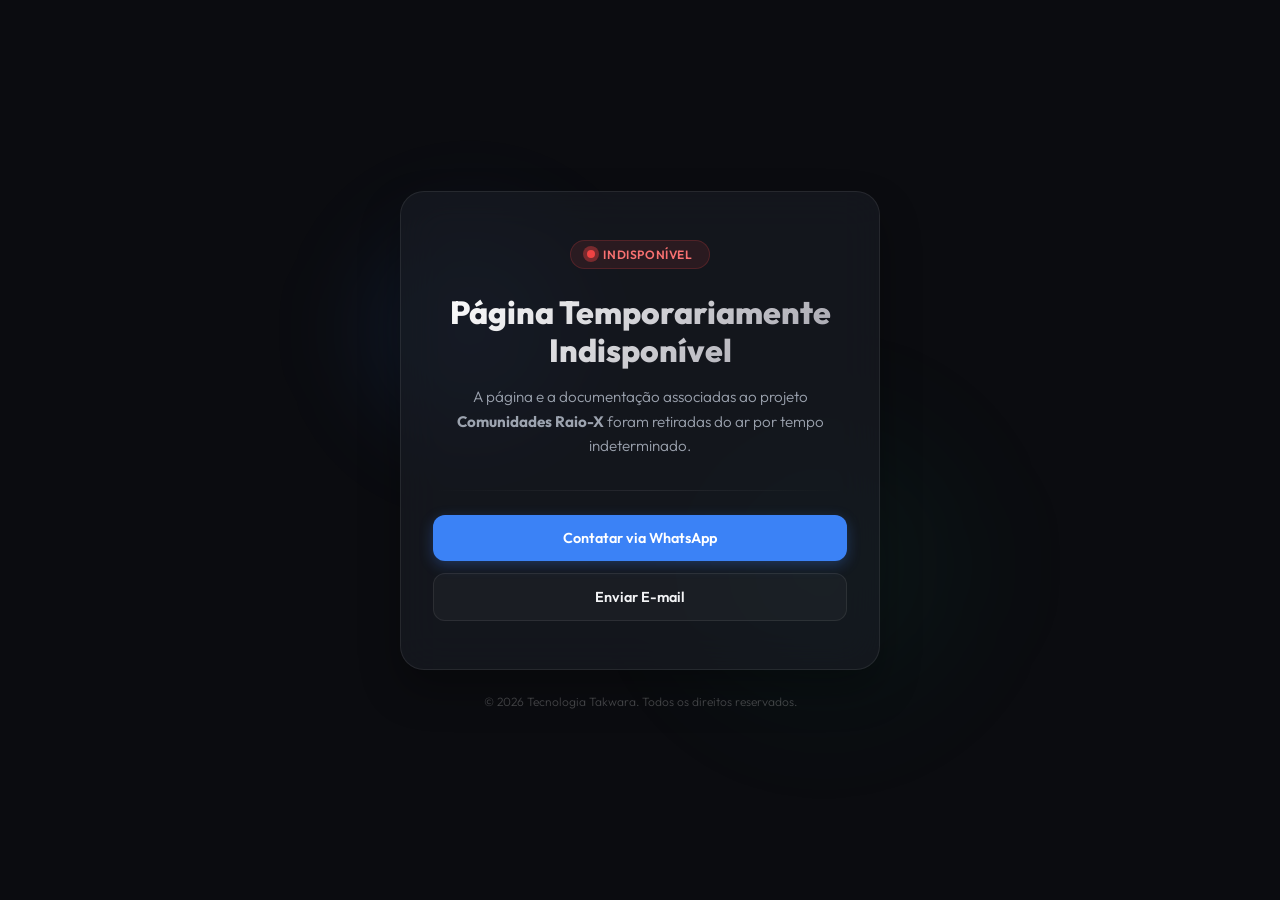
<file: landing/index.html>
<!DOCTYPE html>
<html lang="pt-BR">
<head>
    <meta charset="UTF-8">
    <meta name="viewport" content="width=device-width, initial-scale=1.0">
    <title>Comunidade Raio-X — Indisponível</title>
    <link rel="preconnect" href="https://fonts.googleapis.com">
    <link rel="preconnect" href="https://fonts.gstatic.com" crossorigin>
    <link href="https://fonts.googleapis.com/css2?family=Outfit:wght@300;400;600;800&display=swap" rel="stylesheet">
    <style>
        :root {
            --bg: #0b0c10;
            --card-bg: rgba(25, 28, 36, 0.65);
            --border: rgba(255, 255, 255, 0.08);
            --primary: #3b82f6;
            --text-main: #f3f4f6;
            --text-muted: #9ca3af;
            --glow: rgba(59, 130, 246, 0.15);
        }

        * {
            box-sizing: border-box;
            margin: 0;
            padding: 0;
        }

        body {
            font-family: 'Outfit', -apple-system, BlinkMacSystemFont, sans-serif;
            background: var(--bg);
            color: var(--text-main);
            min-height: 100vh;
            display: flex;
            align-items: center;
            justify-content: center;
            padding: 24px;
            overflow: hidden;
            position: relative;
        }

        /* Ambient backgrounds */
        body::before {
            content: '';
            position: absolute;
            width: 300px;
            height: 300px;
            background: radial-gradient(circle, var(--glow) 0%, transparent 70%);
            top: 20%;
            left: 25%;
            z-index: 0;
            filter: blur(40px);
        }

        body::after {
            content: '';
            position: absolute;
            width: 400px;
            height: 400px;
            background: radial-gradient(circle, rgba(16, 185, 129, 0.08) 0%, transparent 70%);
            bottom: 15%;
            right: 20%;
            z-index: 0;
            filter: blur(50px);
        }

        .container {
            position: relative;
            z-index: 1;
            max-width: 480px;
            width: 100%;
            text-align: center;
        }

        .card {
            background: var(--card-bg);
            backdrop-filter: blur(20px);
            -webkit-backdrop-filter: blur(20px);
            border: 1px solid var(--border);
            border-radius: 24px;
            padding: 48px 32px;
            box-shadow: 0 20px 40px rgba(0, 0, 0, 0.3);
            animation: fadeIn 0.8s cubic-bezier(0.16, 1, 0.3, 1) forwards;
        }

        @keyframes fadeIn {
            from {
                opacity: 0;
                transform: translateY(20px);
            }
            to {
                opacity: 1;
                transform: translateY(0);
            }
        }

        .status-container {
            display: inline-flex;
            align-items: center;
            gap: 8px;
            background: rgba(239, 68, 68, 0.1);
            border: 1px solid rgba(239, 68, 68, 0.2);
            padding: 6px 16px;
            border-radius: 30px;
            margin-bottom: 24px;
        }

        .status-dot {
            width: 8px;
            height: 8px;
            background-color: #ef4444;
            border-radius: 50%;
            position: relative;
        }

        .status-dot::after {
            content: '';
            position: absolute;
            inset: -4px;
            border-radius: 50%;
            background-color: rgba(239, 68, 68, 0.4);
            animation: pulse 2s infinite;
        }

        @keyframes pulse {
            0% { transform: scale(1); opacity: 1; }
            100% { transform: scale(2.5); opacity: 0; }
        }

        .status-text {
            font-size: 0.75rem;
            font-weight: 600;
            text-transform: uppercase;
            letter-spacing: 0.05em;
            color: #f87171;
        }

        h1 {
            font-size: 2rem;
            font-weight: 800;
            line-height: 1.2;
            margin-bottom: 16px;
            background: linear-gradient(135deg, #ffffff 0%, #a1a1aa 100%);
            -webkit-background-clip: text;
            -webkit-text-fill-color: transparent;
        }

        p {
            font-size: 0.95rem;
            color: var(--text-muted);
            line-height: 1.6;
            margin-bottom: 32px;
            font-weight: 300;
        }

        .divider {
            height: 1px;
            background: linear-gradient(90deg, transparent, var(--border), transparent);
            margin: 24px 0;
        }

        .links {
            display: flex;
            flex-direction: column;
            gap: 12px;
        }

        .btn {
            display: inline-flex;
            align-items: center;
            justify-content: center;
            gap: 8px;
            padding: 14px;
            border-radius: 12px;
            font-size: 0.9rem;
            font-weight: 600;
            text-decoration: none;
            transition: all 0.2s ease;
            cursor: pointer;
            width: 100%;
        }

        .btn-primary {
            background: var(--primary);
            color: #ffffff;
            box-shadow: 0 4px 14px rgba(59, 130, 246, 0.3);
        }

        .btn-primary:hover {
            background: #2563eb;
            transform: translateY(-1px);
            box-shadow: 0 6px 20px rgba(59, 130, 246, 0.4);
        }

        .btn-secondary {
            background: rgba(255, 255, 255, 0.03);
            border: 1px solid var(--border);
            color: var(--text-main);
        }

        .btn-secondary:hover {
            background: rgba(255, 255, 255, 0.08);
            border-color: rgba(255, 255, 255, 0.15);
            transform: translateY(-1px);
        }

        .footer {
            margin-top: 24px;
            font-size: 0.75rem;
            color: rgba(255, 255, 255, 0.25);
            font-weight: 300;
        }
    </style>
</head>
<body>

<div class="container">
    <div class="card">
        <div class="status-container">
            <span class="status-dot"></span>
            <span class="status-text">Indisponível</span>
        </div>
        
        <h1>Página Temporariamente Indisponível</h1>
        
        <p>A página e a documentação associadas ao projeto <strong>Comunidades Raio-X</strong> foram retiradas do ar por tempo indeterminado.</p>
        
        <div class="divider"></div>
        
        <div class="links">
            <a href="https://wa.me/5535997611319" class="btn btn-primary">
                <span>Contatar via WhatsApp</span>
            </a>
            <a href="mailto:fabiotakwara@gmail.com" class="btn btn-secondary">
                <span>Enviar E-mail</span>
            </a>
        </div>
    </div>
    
    <div class="footer">
        © 2026 Tecnologia Takwara. Todos os direitos reservados.
    </div>
</div>

</body>
</html>
</file>
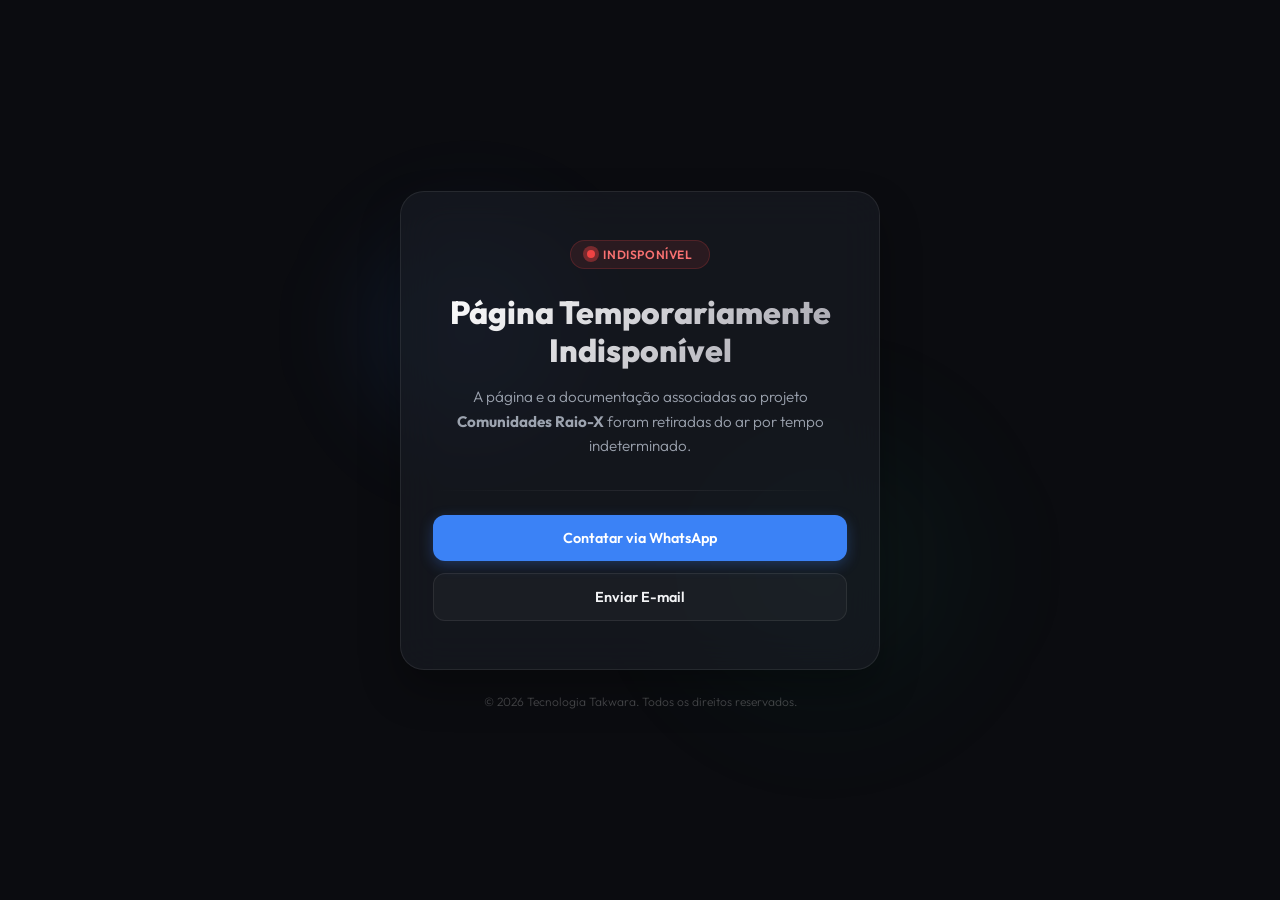
<file: landing/agendar.html>
<!DOCTYPE html>
<html lang="pt-BR">
<head>
    <meta charset="UTF-8">
    <meta name="viewport" content="width=device-width, initial-scale=1.0">
    <title>Agendar — Indisponível</title>
    <link rel="preconnect" href="https://fonts.googleapis.com">
    <link rel="preconnect" href="https://fonts.gstatic.com" crossorigin>
    <link href="https://fonts.googleapis.com/css2?family=Outfit:wght@300;400;600;800&display=swap" rel="stylesheet">
    <style>
        :root {
            --bg: #0b0c10;
            --card-bg: rgba(25, 28, 36, 0.65);
            --border: rgba(255, 255, 255, 0.08);
            --primary: #3b82f6;
            --text-main: #f3f4f6;
            --text-muted: #9ca3af;
            --glow: rgba(59, 130, 246, 0.15);
        }

        * {
            box-sizing: border-box;
            margin: 0;
            padding: 0;
        }

        body {
            font-family: 'Outfit', -apple-system, BlinkMacSystemFont, sans-serif;
            background: var(--bg);
            color: var(--text-main);
            min-height: 100vh;
            display: flex;
            align-items: center;
            justify-content: center;
            padding: 24px;
            overflow: hidden;
            position: relative;
        }

        /* Ambient backgrounds */
        body::before {
            content: '';
            position: absolute;
            width: 300px;
            height: 300px;
            background: radial-gradient(circle, var(--glow) 0%, transparent 70%);
            top: 20%;
            left: 25%;
            z-index: 0;
            filter: blur(40px);
        }

        body::after {
            content: '';
            position: absolute;
            width: 400px;
            height: 400px;
            background: radial-gradient(circle, rgba(16, 185, 129, 0.08) 0%, transparent 70%);
            bottom: 15%;
            right: 20%;
            z-index: 0;
            filter: blur(50px);
        }

        .container {
            position: relative;
            z-index: 1;
            max-width: 480px;
            width: 100%;
            text-align: center;
        }

        .card {
            background: var(--card-bg);
            backdrop-filter: blur(20px);
            -webkit-backdrop-filter: blur(20px);
            border: 1px solid var(--border);
            border-radius: 24px;
            padding: 48px 32px;
            box-shadow: 0 20px 40px rgba(0, 0, 0, 0.3);
            animation: fadeIn 0.8s cubic-bezier(0.16, 1, 0.3, 1) forwards;
        }

        @keyframes fadeIn {
            from {
                opacity: 0;
                transform: translateY(20px);
            }
            to {
                opacity: 1;
                transform: translateY(0);
            }
        }

        .status-container {
            display: inline-flex;
            align-items: center;
            gap: 8px;
            background: rgba(239, 68, 68, 0.1);
            border: 1px solid rgba(239, 68, 68, 0.2);
            padding: 6px 16px;
            border-radius: 30px;
            margin-bottom: 24px;
        }

        .status-dot {
            width: 8px;
            height: 8px;
            background-color: #ef4444;
            border-radius: 50%;
            position: relative;
        }

        .status-dot::after {
            content: '';
            position: absolute;
            inset: -4px;
            border-radius: 50%;
            background-color: rgba(239, 68, 68, 0.4);
            animation: pulse 2s infinite;
        }

        @keyframes pulse {
            0% { transform: scale(1); opacity: 1; }
            100% { transform: scale(2.5); opacity: 0; }
        }

        .status-text {
            font-size: 0.75rem;
            font-weight: 600;
            text-transform: uppercase;
            letter-spacing: 0.05em;
            color: #f87171;
        }

        h1 {
            font-size: 2rem;
            font-weight: 800;
            line-height: 1.2;
            margin-bottom: 16px;
            background: linear-gradient(135deg, #ffffff 0%, #a1a1aa 100%);
            -webkit-background-clip: text;
            -webkit-text-fill-color: transparent;
        }

        p {
            font-size: 0.95rem;
            color: var(--text-muted);
            line-height: 1.6;
            margin-bottom: 32px;
            font-weight: 300;
        }

        .divider {
            height: 1px;
            background: linear-gradient(90deg, transparent, var(--border), transparent);
            margin: 24px 0;
        }

        .links {
            display: flex;
            flex-direction: column;
            gap: 12px;
        }

        .btn {
            display: inline-flex;
            align-items: center;
            justify-content: center;
            gap: 8px;
            padding: 14px;
            border-radius: 12px;
            font-size: 0.9rem;
            font-weight: 600;
            text-decoration: none;
            transition: all 0.2s ease;
            cursor: pointer;
            width: 100%;
        }

        .btn-primary {
            background: var(--primary);
            color: #ffffff;
            box-shadow: 0 4px 14px rgba(59, 130, 246, 0.3);
        }

        .btn-primary:hover {
            background: #2563eb;
            transform: translateY(-1px);
            box-shadow: 0 6px 20px rgba(59, 130, 246, 0.4);
        }

        .btn-secondary {
            background: rgba(255, 255, 255, 0.03);
            border: 1px solid var(--border);
            color: var(--text-main);
        }

        .btn-secondary:hover {
            background: rgba(255, 255, 255, 0.08);
            border-color: rgba(255, 255, 255, 0.15);
            transform: translateY(-1px);
        }

        .footer {
            margin-top: 24px;
            font-size: 0.75rem;
            color: rgba(255, 255, 255, 0.25);
            font-weight: 300;
        }
    </style>
</head>
<body>

<div class="container">
    <div class="card">
        <div class="status-container">
            <span class="status-dot"></span>
            <span class="status-text">Indisponível</span>
        </div>
        
        <h1>Página Temporariamente Indisponível</h1>
        
        <p>A página e a documentação associadas ao projeto <strong>Comunidades Raio-X</strong> foram retiradas do ar por tempo indeterminado.</p>
        
        <div class="divider"></div>
        
        <div class="links">
            <a href="https://wa.me/5535997611319" class="btn btn-primary">
                <span>Contatar via WhatsApp</span>
            </a>
            <a href="mailto:fabiotakwara@gmail.com" class="btn btn-secondary">
                <span>Enviar E-mail</span>
            </a>
        </div>
    </div>
    
    <div class="footer">
        © 2026 Tecnologia Takwara. Todos os direitos reservados.
    </div>
</div>

</body>
</html>
</file>
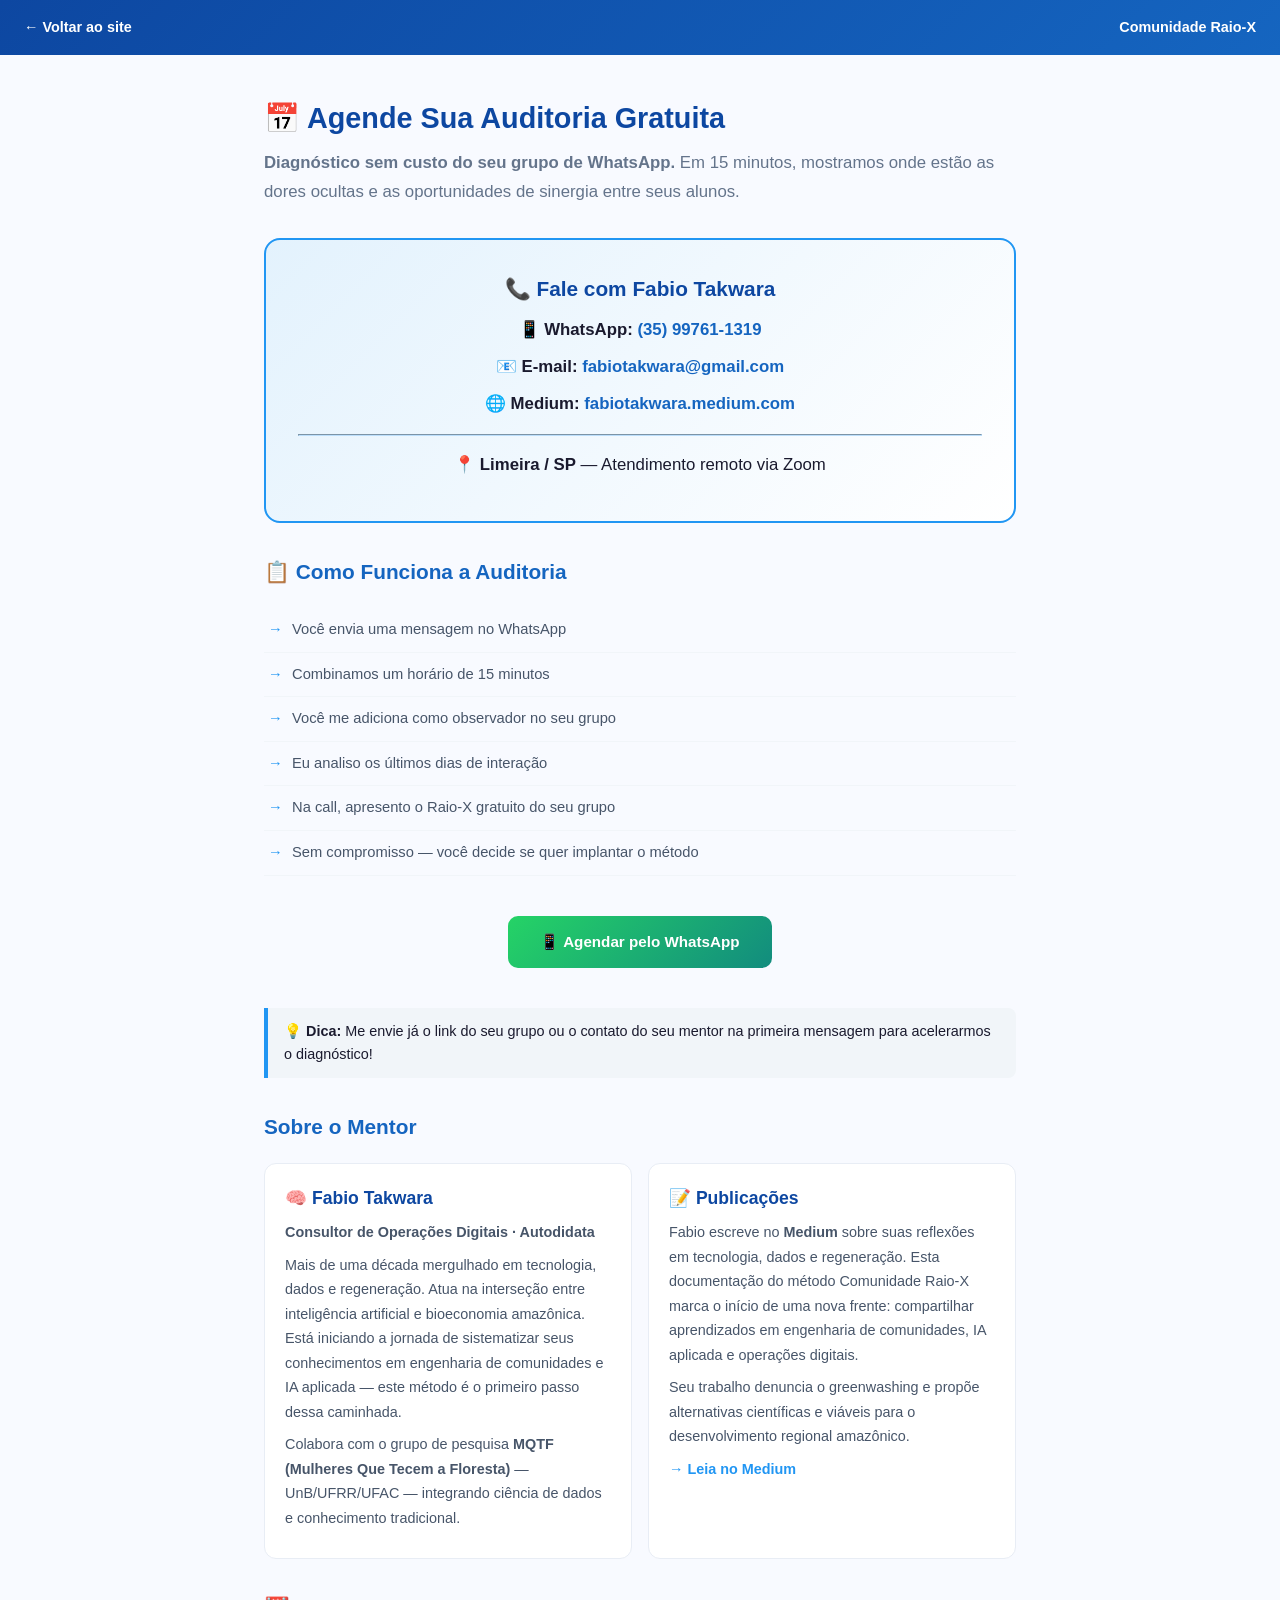
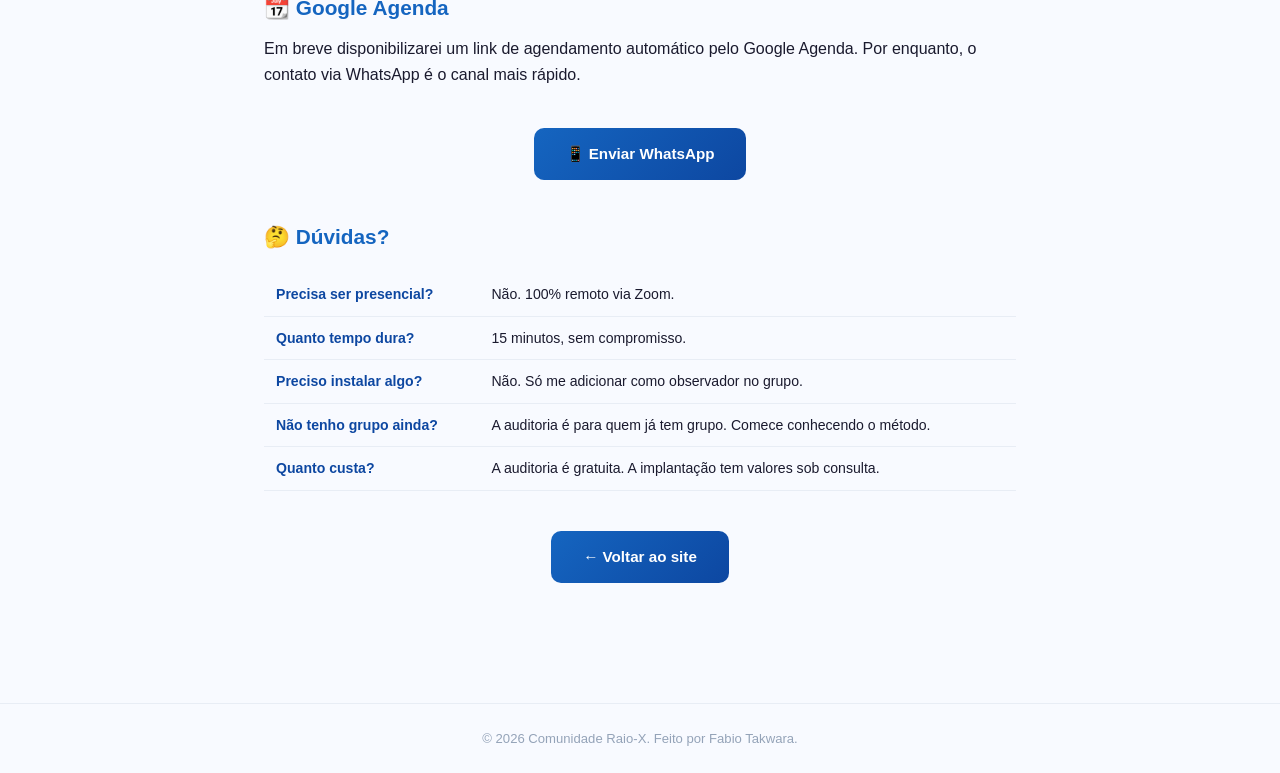
<file: landing/sobre.html>
<!DOCTYPE html>
<html lang="pt-BR">
<head>
<meta charset="UTF-8">
<meta name="viewport" content="width=device-width, initial-scale=1.0">
<title>Sobre — Comunidade Raio-X</title>
<style>
*,*::before,*::after{box-sizing:border-box;margin:0;padding:0}
html{scroll-behavior:smooth}
body{font-family:-apple-system,BlinkMacSystemFont,'Segoe UI',Roboto,Oxygen,Ubuntu,sans-serif;color:#1a1a2e;background:#f8faff;line-height:1.6}
nav{
  background:linear-gradient(135deg,#0d47a1,#1565c0);color:#fff;padding:16px 24px;
  display:flex;align-items:center;justify-content:space-between;
}
nav a{color:#fff;text-decoration:none;font-weight:600;font-size:0.9rem}
nav .back{display:flex;align-items:center;gap:6px}
.container{max-width:800px;margin:0 auto;padding:40px 24px}

h1{font-size:1.8rem;color:#0d47a1;margin-bottom:8px}
h2{font-size:1.3rem;color:#1565c0;margin:32px 0 12px}
.lead{font-size:1.05rem;color:#64748b;margin-bottom:32px;line-height:1.7}

.contact-box{
  background:linear-gradient(135deg,#e3f2fd,#fff);border:2px solid #2196f3;
  border-radius:16px;padding:32px;text-align:center;margin:24px 0;
}
.contact-box h2{color:#0d47a1 !important;margin-top:0}
.contact-box p{font-size:1.05rem;margin:10px 0}
.contact-box a{color:#1565c0;font-weight:600;text-decoration:none}
.contact-box a:hover{text-decoration:underline}

.grid2{display:grid;grid-template-columns:1fr 1fr;gap:16px;margin:20px 0}
@media(max-width:640px){.grid2{grid-template-columns:1fr}}
.card{
  background:#fff;border:1px solid #e8edf5;border-radius:12px;padding:20px;
}
.card h4{font-size:1.1rem;color:#0d47a1;margin-bottom:8px}
.card p{font-size:0.9rem;color:#475569;line-height:1.7;margin-bottom:8px}
.card a{color:#2196f3;font-weight:600;text-decoration:none}
.card a:hover{text-decoration:underline}

.steps{list-style:none;padding:0;margin:20px 0}
.steps li{padding:10px 0 10px 28px;position:relative;font-size:0.92rem;color:#475569;border-bottom:1px solid #f1f5f9}
.steps li::before{content:'→';position:absolute;left:4px;color:#2196f3;font-weight:700}

.btn{
  display:inline-block;padding:14px 32px;border-radius:10px;font-weight:600;font-size:0.95rem;
  text-decoration:none;transition:transform .2s,box-shadow .2s;
  background:linear-gradient(135deg,#1565c0,#0d47a1);color:#fff;margin:8px 0;
}
.btn:hover{transform:translateY(-2px);box-shadow:0 6px 20px rgba(13,71,161,0.3)}
.btn-whatsapp{background:linear-gradient(135deg,#25d366,#128C7E)}

.cta-center{text-align:center;margin:32px 0}

table{width:100%;border-collapse:collapse;margin:20px 0}
td{padding:10px 12px;border-bottom:1px solid #e8edf5;font-size:0.88rem;vertical-align:top}
td:first-child{font-weight:600;color:#0d47a1;white-space:nowrap}

blockquote{
  border-left:4px solid #2196f3;background:#f1f5f9;padding:12px 16px;
  border-radius:0 8px 8px 0;margin:16px 0;font-size:0.9rem;
}

footer{text-align:center;padding:24px;color:#94a3b8;font-size:0.82rem;border-top:1px solid #e8edf5;margin-top:40px}
</style>
</head>
<body>

<nav>
  <a href="/" class="back">← Voltar ao site</a>
  <a href="/">Comunidade Raio-X</a>
</nav>

<div class="container">

<h1>📅 Agende Sua Auditoria Gratuita</h1>
<p class="lead"><strong>Diagnóstico sem custo do seu grupo de WhatsApp.</strong> Em 15 minutos, mostramos onde estão as dores ocultas e as oportunidades de sinergia entre seus alunos.</p>

<div class="contact-box">
  <h2>📞 Fale com Fabio Takwara</h2>
  <p>📱 <strong>WhatsApp:</strong> <a href="https://wa.me/5535997611319">(35) 99761-1319</a></p>
  <p>📧 <strong>E-mail:</strong> <a href="mailto:fabiotakwara@gmail.com">fabiotakwara@gmail.com</a></p>
  <p>🌐 <strong>Medium:</strong> <a href="https://fabiotakwara.medium.com" target="_blank">fabiotakwara.medium.com</a></p>
  <hr style="margin:16px 0;border-color:#bbdefb">
  <p><strong>📍 Limeira / SP</strong> — Atendimento remoto via Zoom</p>
</div>

<h2>📋 Como Funciona a Auditoria</h2>
<ol class="steps">
  <li>Você envia uma mensagem no WhatsApp</li>
  <li>Combinamos um horário de 15 minutos</li>
  <li>Você me adiciona como observador no seu grupo</li>
  <li>Eu analiso os últimos dias de interação</li>
  <li>Na call, apresento o Raio-X gratuito do seu grupo</li>
  <li>Sem compromisso — você decide se quer implantar o método</li>
</ol>

<div class="cta-center">
  <a href="https://wa.me/5535997611319?text=Ol%C3%A1%20Fabio%2C%20quero%20agendar%20uma%20auditoria%20gratuita%20do%20meu%20grupo%20de%20WhatsApp%20com%20o%20m%C3%A9todo%20Comunidade%20Raio-X!" class="btn btn-whatsapp">📱 Agendar pelo WhatsApp</a>
</div>

<blockquote>💡 <strong>Dica:</strong> Me envie já o link do seu grupo ou o contato do seu mentor na primeira mensagem para acelerarmos o diagnóstico!</blockquote>

<h2>Sobre o Mentor</h2>
<div class="grid2">
  <div class="card">
    <h4>🧠 Fabio Takwara</h4>
    <p><strong>Consultor de Operações Digitais · Autodidata</strong></p>
    <p>Mais de uma década mergulhado em tecnologia, dados e regeneração. Atua na interseção entre inteligência artificial e bioeconomia amazônica. Está iniciando a jornada de sistematizar seus conhecimentos em engenharia de comunidades e IA aplicada — este método é o primeiro passo dessa caminhada.</p>
    <p>Colabora com o grupo de pesquisa <strong>MQTF (Mulheres Que Tecem a Floresta)</strong> — UnB/UFRR/UFAC — integrando ciência de dados e conhecimento tradicional.</p>
  </div>
  <div class="card">
    <h4>📝 Publicações</h4>
    <p>Fabio escreve no <strong>Medium</strong> sobre suas reflexões em tecnologia, dados e regeneração. Esta documentação do método Comunidade Raio-X marca o início de uma nova frente: compartilhar aprendizados em engenharia de comunidades, IA aplicada e operações digitais.</p>
    <p>Seu trabalho denuncia o greenwashing e propõe alternativas científicas e viáveis para o desenvolvimento regional amazônico.</p>
    <p><a href="https://fabiotakwara.medium.com" target="_blank">→ Leia no Medium</a></p>
  </div>
</div>

<h2>📆 Google Agenda</h2>
<p>Em breve disponibilizarei um link de agendamento automático pelo Google Agenda. Por enquanto, o contato via WhatsApp é o canal mais rápido.</p>
<div class="cta-center">
  <a href="https://wa.me/5535997611319" class="btn">📱 Enviar WhatsApp</a>
</div>

<h2>🤔 Dúvidas?</h2>
<table>
  <tr><td>Precisa ser presencial?</td><td>Não. 100% remoto via Zoom.</td></tr>
  <tr><td>Quanto tempo dura?</td><td>15 minutos, sem compromisso.</td></tr>
  <tr><td>Preciso instalar algo?</td><td>Não. Só me adicionar como observador no grupo.</td></tr>
  <tr><td>Não tenho grupo ainda?</td><td>A auditoria é para quem já tem grupo. Comece conhecendo o método.</td></tr>
  <tr><td>Quanto custa?</td><td>A auditoria é gratuita. A implantação tem valores sob consulta.</td></tr>
</table>

<div class="cta-center">
  <a href="/" class="btn">← Voltar ao site</a>
</div>

</div>

<footer>
  © 2026 Comunidade Raio-X. Feito por Fabio Takwara.
</footer>

</body>
</html>
</file>
